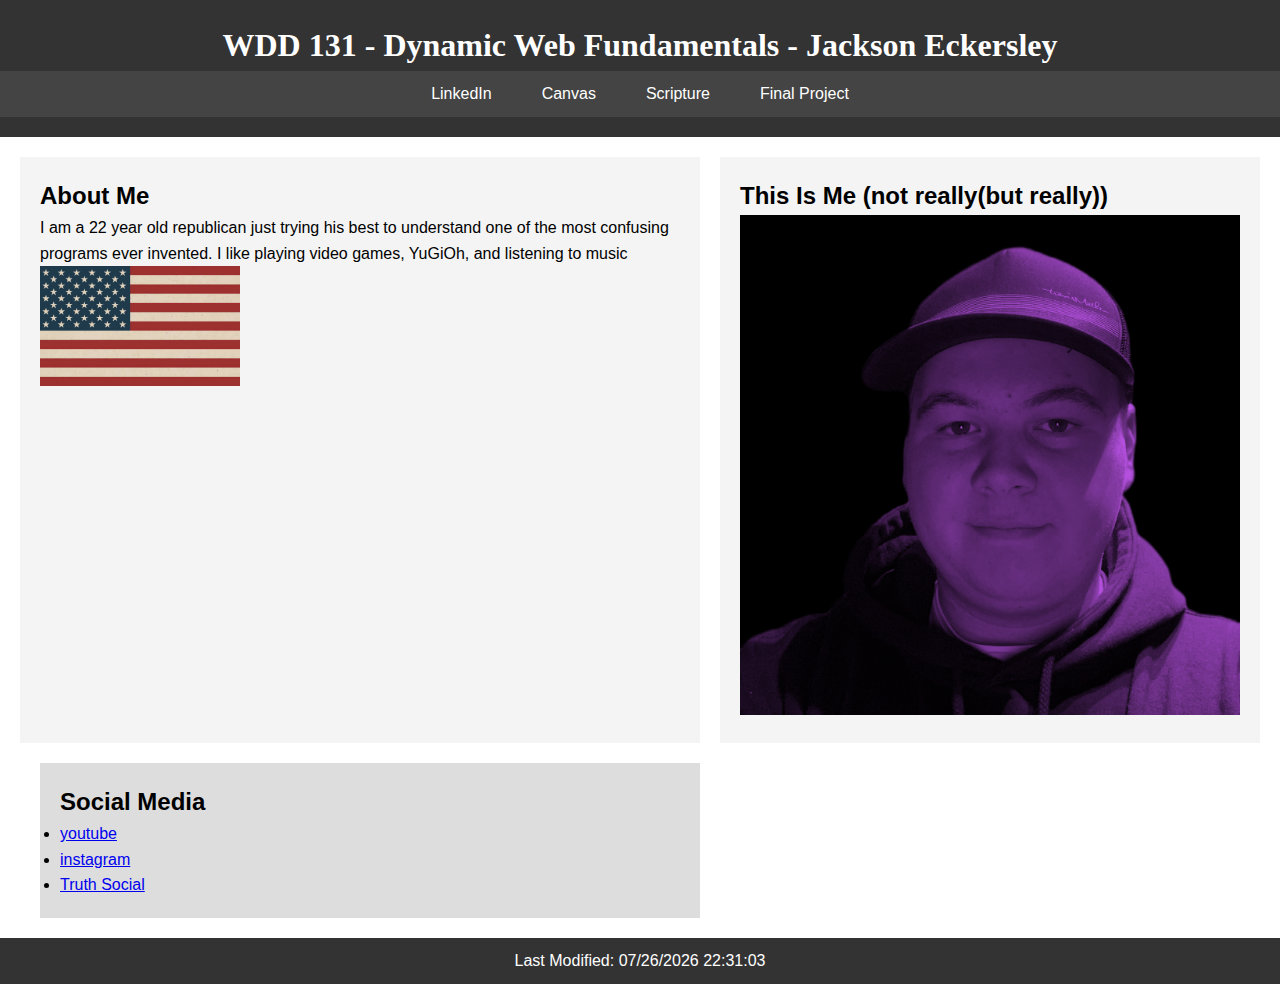
<file: index.html>
<!doctype html>
<html lang="en">
<head>
    <meta charset="UTF-8">
    <meta name="viewport" content="width=device-width, initial-scale=1.0">
    <meta name="title" content="WDD 131 - Dynamic Web Fundamentals - Jackson Eckersley">
    <meta name="author" content="Jackson Eckersley">
    <meta name="description" content="Week 1 Assignment for WDD 131 - Dynamic Web Fundamentals">
    <title>WDD 131 - Dynamic Web Fundamentals - Jackson Eckersley</title>
    <link rel="stylesheet" href="styles/base.css">
</head>
<body>
    <header>
        <h1>WDD 131 - Dynamic Web Fundamentals - Jackson Eckersley</h1>
        <nav>
            <ul>
                <li><a href="https://www.linkedin.com/in/jj-frenzy-770b29284/">LinkedIn</a></li>
                <li><a href="https://byui.instructure.com/profile">Canvas</Canvas></a></li>
                <li><a href="https://www.churchofjesuschrist.org/study/scriptures
                    ">Scripture</a></li>
                <li><a href="Final_Project">Final Project</a></li>
            </ul>
        </nav>
    </header>

    <main>
        <section class="main-content">
            <h2>About Me</h2>
            <p>I am a 22 year old republican just trying his best to understand one of the most confusing programs ever invented. I like playing video games, YuGiOh, and listening to music</p>
            <p><img src="images/american flag.jpeg" alt="american_flag" width="200"></p>
        </section>
        <section class="main-content">
            <h2>This Is Me (not really(but really))</h2>
            <p><img src="images/IMG_68B6F5EB3A8B-1.jpeg" alt="Custom_Picture" width="500"></p>
        </section>
        <aside>
            <h2>Social Media</h2>
            <li><a href="https://www.youtube.com/channel/UCJPeYvOoUsedhrevRyKwHlA">youtube</a></li>
            <li><a href="https://www.instagram.com/ecktechprinting/">instagram</a></li>
            <li><a href="https://truthsocial.com/@JJFRENZY">Truth Social</a></li>
        </aside>
    </main>
    <footer>
        <span id="currentyear"></span>
        <p>Last Modified: <span id="lastModified"></span></p>
        <script src="scripts/getdates.js"></script>
    </footer>
</body>
</html>
</file>
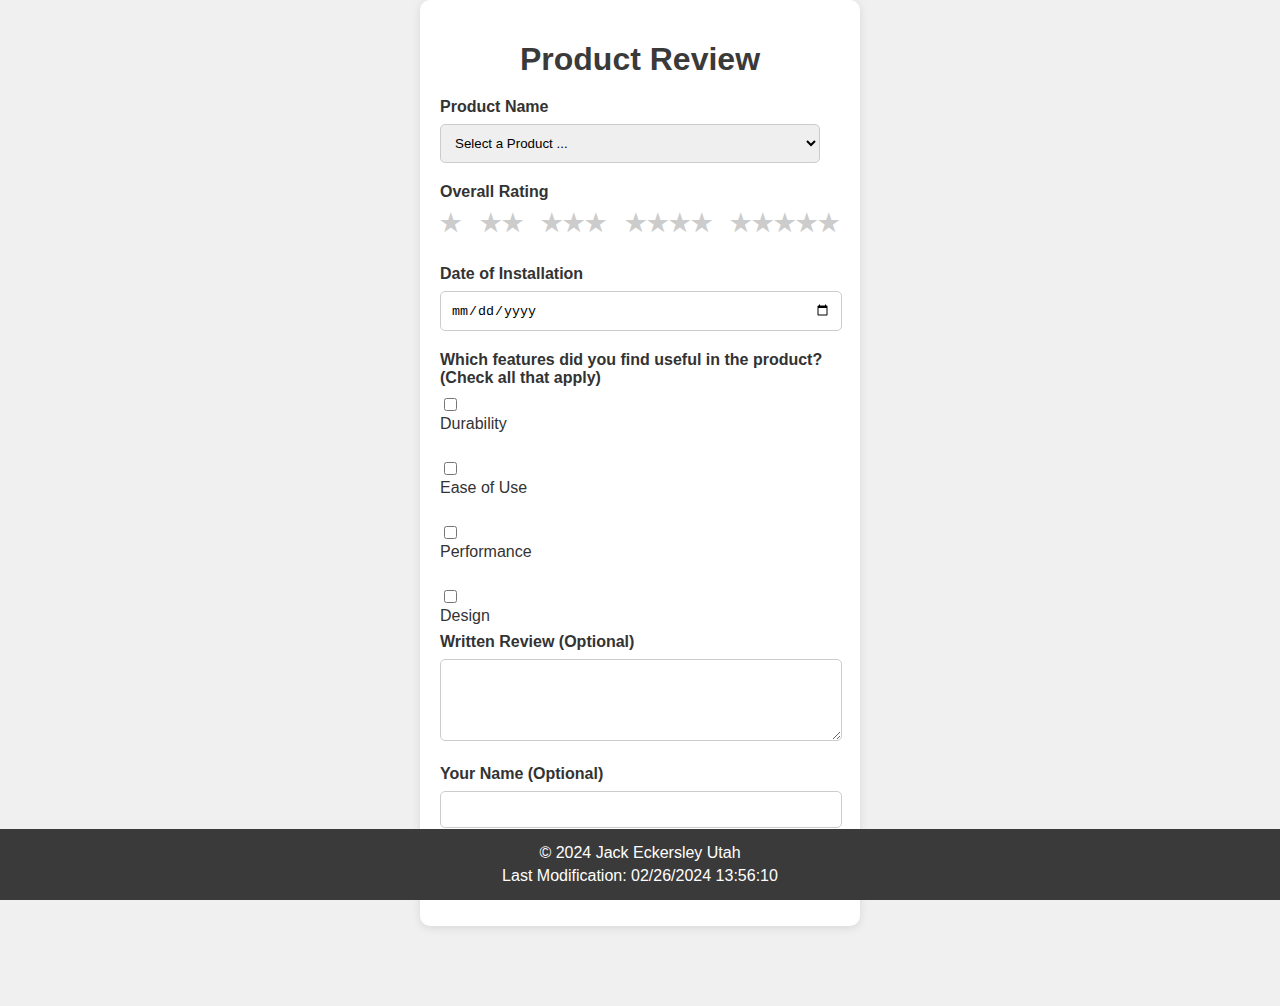
<file: form.html>
<!DOCTYPE html>
<html lang="en">
<head>
    <meta charset="UTF-8">
    <meta name="viewport" content="width=device-width, initial-scale=1.0">
    <title>Product Review - Assignment</title>
    <meta name="description" content="product review">
    <meta name="author" content="Jack Eckersley">
    <link rel="stylesheet" href="form.css">
    <script defer src="form.js"></script>
</head>
<body>
    <div class="container">
        <h1>Product Review</h1>
        <form action="review.html" method="get">
            <label for="product">Product Name</label>
            <select id="product" name="product" required>
                <option value="" disabled selected>Select a Product ...</option>
                <!-- Dynamic options will be inserted here by JavaScript -->
            </select>

            <label>Overall Rating</label>
            <div class="rate">
                <input type="radio" id="star1" name="rate" value="1" required />
                <label for="star1" title="1 star">&#9733;</label>
                <input type="radio" id="star2" name="rate" value="2" />
                <label for="star2" title="2 stars">&#9733;&#9733;</label>
                <input type="radio" id="star3" name="rate" value="3" />
                <label for="star3" title="3 stars">&#9733;&#9733;&#9733;</label>
                <input type="radio" id="star4" name="rate" value="4" />
                <label for="star4" title="4 stars">&#9733;&#9733;&#9733;&#9733;</label>
                <input type="radio" id="star5" name="rate" value="5" />
                <label for="star5" title="5 stars">&#9733;&#9733;&#9733;&#9733;&#9733;</label>
            </div>

            <label for="date">Date of Installation</label>
            <input type="date" id="date" name="date" required>

            <label>Which features did you find useful in the product? (Check all that apply)</label>
            <div class="features">
                <input type="checkbox" id="durability" name="features" value="durability">
                <label for="durability">Durability</label><br>
                <input type="checkbox" id="easeOfUse" name="features" value="easeOfUse">
                <label for="easeOfUse">Ease of Use</label><br>
                <input type="checkbox" id="performance" name="features" value="performance">
                <label for="performance">Performance</label><br>
                <input type="checkbox" id="design" name="features" value="design">
                <label for="design">Design</label>
            </div>

            <label for="review">Written Review (Optional)</label>
            <textarea id="review" name="review" rows="4"></textarea>

            <label for="name">Your Name (Optional)</label>
            <input type="text" id="name" name="name">

            <input type="submit" value="Post Review">
        </form>
    </div>
    <footer>
        <p>&copy; 2024 Jack Eckersley Utah</p>
        <p>Last Modification: 02/26/2024 13:56:10</p>
    </footer>
</body>
</html>
</file>
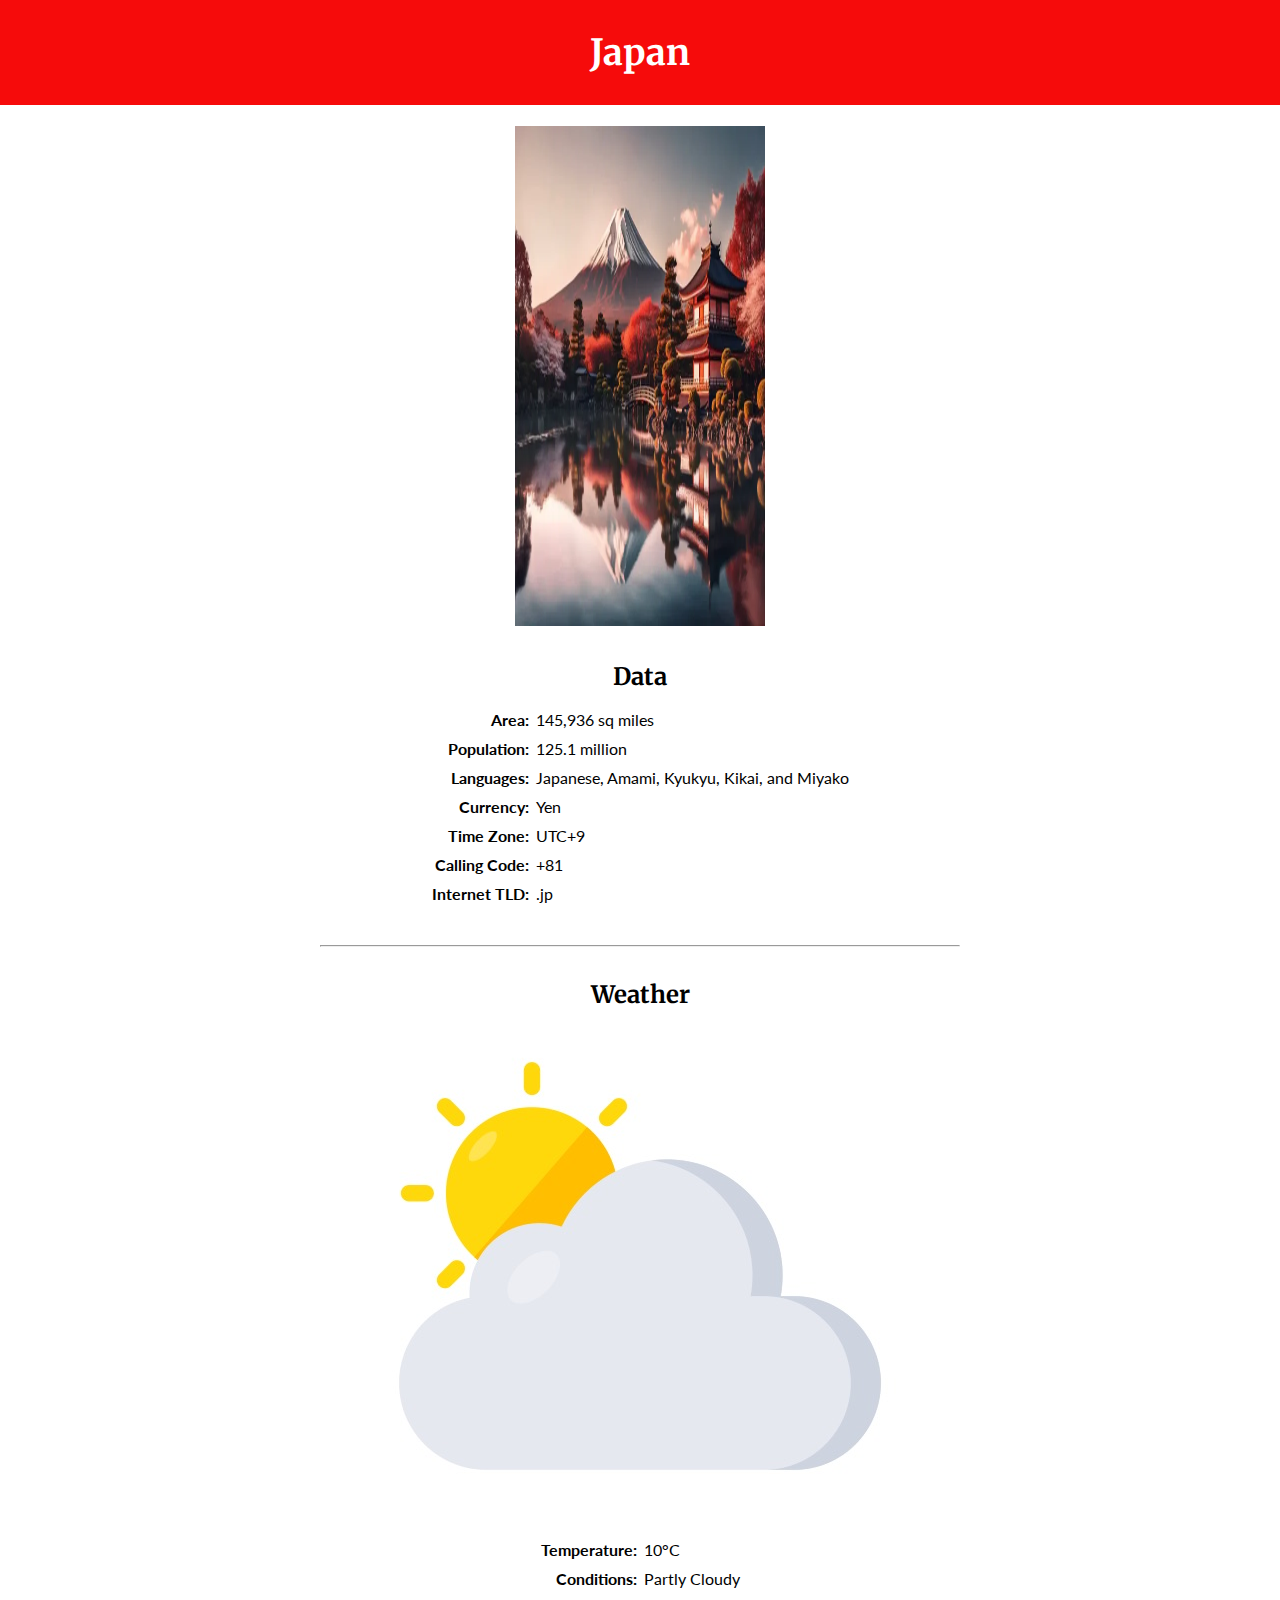
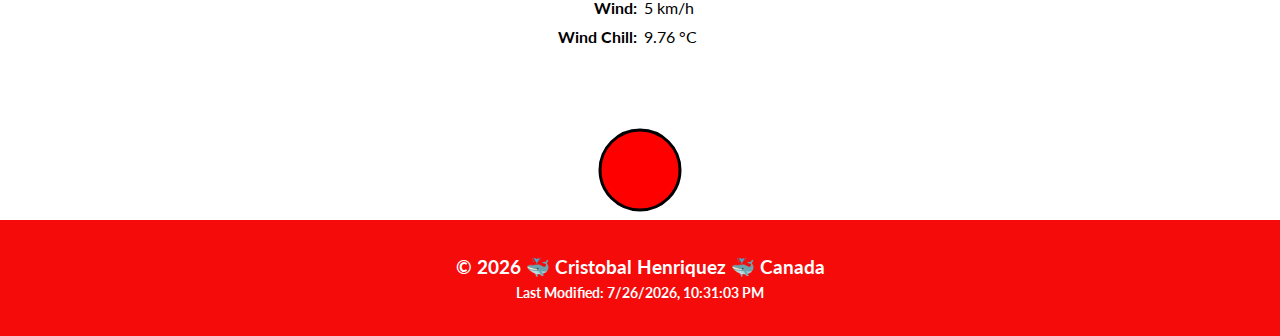
<file: place.html>
<!DOCTYPE html>
<html lang="en">
<head>
    <meta charset="UTF-8">
    <meta name="viewport" content="width=device-width, initial-scale=1.0">
    <title>Week03 Assignment Country</title>
    <meta name="description" content="Place Assignment, Japan a place that I would like to visit eventually">
    <meta name="author" content="Jack Eckersley">
    <!--<link rel="stylesheet" href="https://fonts.googleapis.com/css2?family=Lato:wght@400;700&family=Merriweather:wght@400;700&display=swap">-->
    <link rel="preconnect" href="https://fonts.googleapis.com">
    <link rel="preconnect" href="https://fonts.gstatic.com" crossorigin>
    <link href="https://fonts.googleapis.com/css2?family=Lato:ital,wght@0,100;0,300;0,400;0,700;0,900;1,100;1,300;1,400;1,700;1,900&family=Merriweather:ital,wght@0,300;0,400;0,700;0,900;1,300;1,400;1,700;1,900&display=swap" rel="stylesheet">
    <link rel="stylesheet" href="styles/place.css">
</head>
<body>
    <header>
        <h1>Japan</h1>
    </header>
    <main>
        <section class="hero">
            <picture class="hero-image">
                <source srcset="images/Japan_CPU_Width_1.webp" media="(min-width: 1000px)">
                <source srcset="images/Japan_CPU_Width_2.webp" media="(min-width: 500px)">
                <img src="images/Japan_Mobile_Width_1.webp" alt="Japan Images" width="250" height="500">
            </picture>
            <div class="medium-container">
                <article id="data-container" class="table-container">
                    <div class="data-title">
                        <h2>Data</h2>
                    </div>
                    <table>
                        <tr>
                            <td><strong>Area:</strong></td>
                            <td>145,936 sq miles</td>
                        </tr>
                        <tr>
                            <td><strong>Population:</strong></td>
                            <td>125.1 million</td>
                        </tr>
                        <tr>
                            <td><strong>Languages:</strong></td>
                            <td>Japanese, Amami, Kyukyu, Kikai, and Miyako</td>
                        </tr>
                        <tr>
                            <td><strong>Currency:</strong></td>
                            <td>Yen</td>
                        </tr>
                        <tr>
                            <td><strong>Time Zone:</strong></td>
                            <td>UTC+9</td>
                        </tr>
                        <tr>
                            <td><strong>Calling Code:</strong></td>
                            <td>+81</td>
                        </tr>
                        <tr>
                            <td><strong>Internet TLD:</strong></td>
                            <td>.jp</td>
                        </tr>
                    </table>
                </article>
                <hr>
                <article id="weather-container" class="table-container">
                    <div class="weather-title">
                        <h2>Weather</h2>
                        <img id="weather-icon" src="images/Partly_Cloudy.jpeg" alt="weather icon">
                    </div>
                    <table>
                        <tr>
                            <td><strong>Temperature:</strong></td>
                            <td id="temperature">10°C</td>
                        </tr>
                        <tr>
                            <td><strong>Conditions:</strong></td>
                            <td>Partly Cloudy</td>
                        </tr>
                        <tr>
                            <td><strong>Wind:</strong></td>
                            <td id="windSpeed">5 km/h</td>
                        </tr>
                        <tr>
                            <td><strong>Wind Chill:</strong></td>
                            <td id="windChill"></td>
                        </tr>
                    </table>
                </article>
            </div>
        </section>
        <section class="svg-section">
            <svg width="100" height="100" viewBox="0 0 100 100" xmlns="http://www.w3.org/2000/svg">
                <circle cx="50" cy="50" r="40" stroke="black" stroke-width="3" fill="red" />
            </svg>
        </section>
    </main>
    <footer>
        <p id="year"></p>
        <p id="lastModifiedDate"></p>
    </footer>
    <script src="scripts/place.js" defer></script>
</body>
</html>
</file>
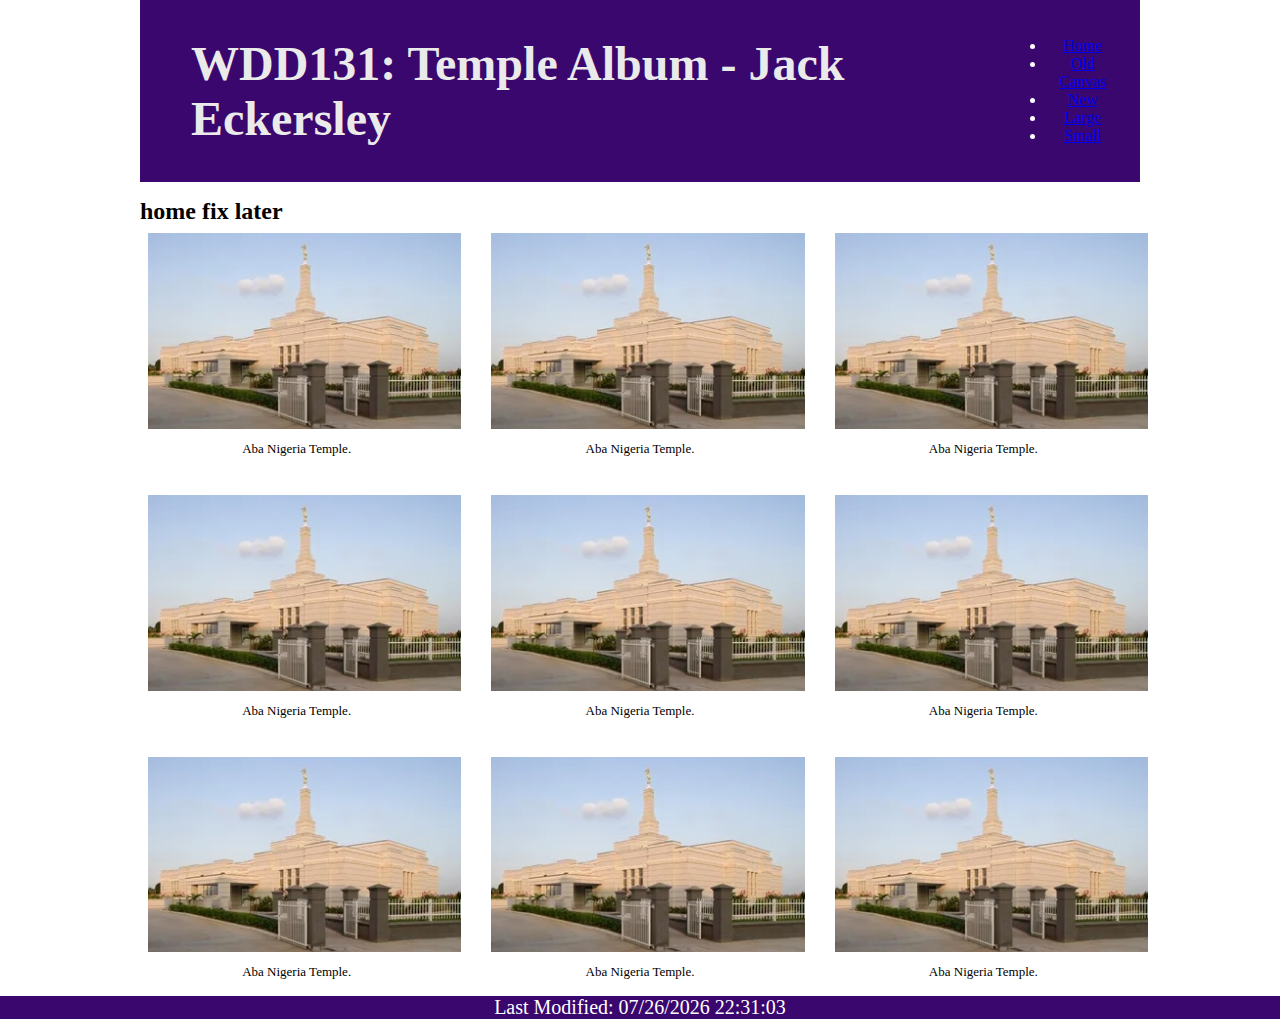
<file: temples.html>
<!DOCTYPE html>
<html lang="en">
<head>
    <meta charset="UTF-8">
    <meta name="viewport" content="width=device-width, initial-scale=1.0">
    <meta name="title" content="WDD 131 - Dynamic Web Fundamentals - Jackson Eckersley">
    <meta name="author" content="Jackson Eckersley">
    <meta name="description" content="Week 2 Assignment for WDD 131 - Dynamic Web Fundamentals">
    <title>WDD131: Temples Album - Jack Eckersley</title>
    <link rel="stylesheet" href="styles/temples.css">
    <link rel="stylesheet" href="styles/temples-large.css">
</head>
<body>
    <header>
        <h1>WDD131: Temple Album - Jack Eckersley</h1>
        <nav>
            <ul>
                <li><a href="https://www.linkedin.com/in/jj-frenzy-770b29284/">Home</a></li>
                <li><a href="https://byui.instructure.com/profile">Old Canvas</a></li>
                <li><a href="https://www.churchofjesuschrist.org/study/scriptures">New</a></li>
                <li><a href="#Final_Project">Large</a></li>
                <li><a href="#Final_Project">Small</a></li>
            </ul>
        </nav>
    </header>
    <main>
        <h2>home fix later</h2>
        <div class="container">
            <figure>
                <img src="images/aba_nigeria_temple_lds.jpeg" alt="Aba Nigeria Temple">
                <figcaption>Aba Nigeria Temple.</figcaption>
            </figure>
            <figure>
                <img src="images/aba_nigeria_temple_lds.jpeg" alt="Aba Nigeria Temple">
                <figcaption>Aba Nigeria Temple.</figcaption>
            </figure>
            <figure>
                <img src="images/aba_nigeria_temple_lds.jpeg" alt="Aba Nigeria Temple">
                <figcaption>Aba Nigeria Temple.</figcaption>
            </figure>
            <figure>
                <img src="images/aba_nigeria_temple_lds.jpeg" alt="Aba Nigeria Temple">
                <figcaption>Aba Nigeria Temple.</figcaption>
            </figure>
            <figure>
                <img src="images/aba_nigeria_temple_lds.jpeg" alt="Aba Nigeria Temple">
                <figcaption>Aba Nigeria Temple.</figcaption>
            </figure>
            <figure>
                <img src="images/aba_nigeria_temple_lds.jpeg" alt="Aba Nigeria Temple">
                <figcaption>Aba Nigeria Temple.</figcaption>
            </figure>
            <figure>
                <img src="images/aba_nigeria_temple_lds.jpeg" alt="Aba Nigeria Temple">
                <figcaption>Aba Nigeria Temple.</figcaption>
            </figure>
            <figure>
                <img src="images/aba_nigeria_temple_lds.jpeg" alt="Aba Nigeria Temple">
                <figcaption>Aba Nigeria Temple.</figcaption>
            </figure>
            <figure>
                <img src="images/aba_nigeria_temple_lds.jpeg" alt="Aba Nigeria Temple">
                <figcaption>Aba Nigeria Temple.</figcaption>
            </figure>
            <!-- Repeat the figure elements as needed -->
        </div>
    </main>
    <footer>
        <span id="currentyear"></span>
        <p>Last Modified: <span id="lastModified"></span></p>
        <script src="scripts/temples.js" defer></script>
    </footer>
</body>
</html>
</file>
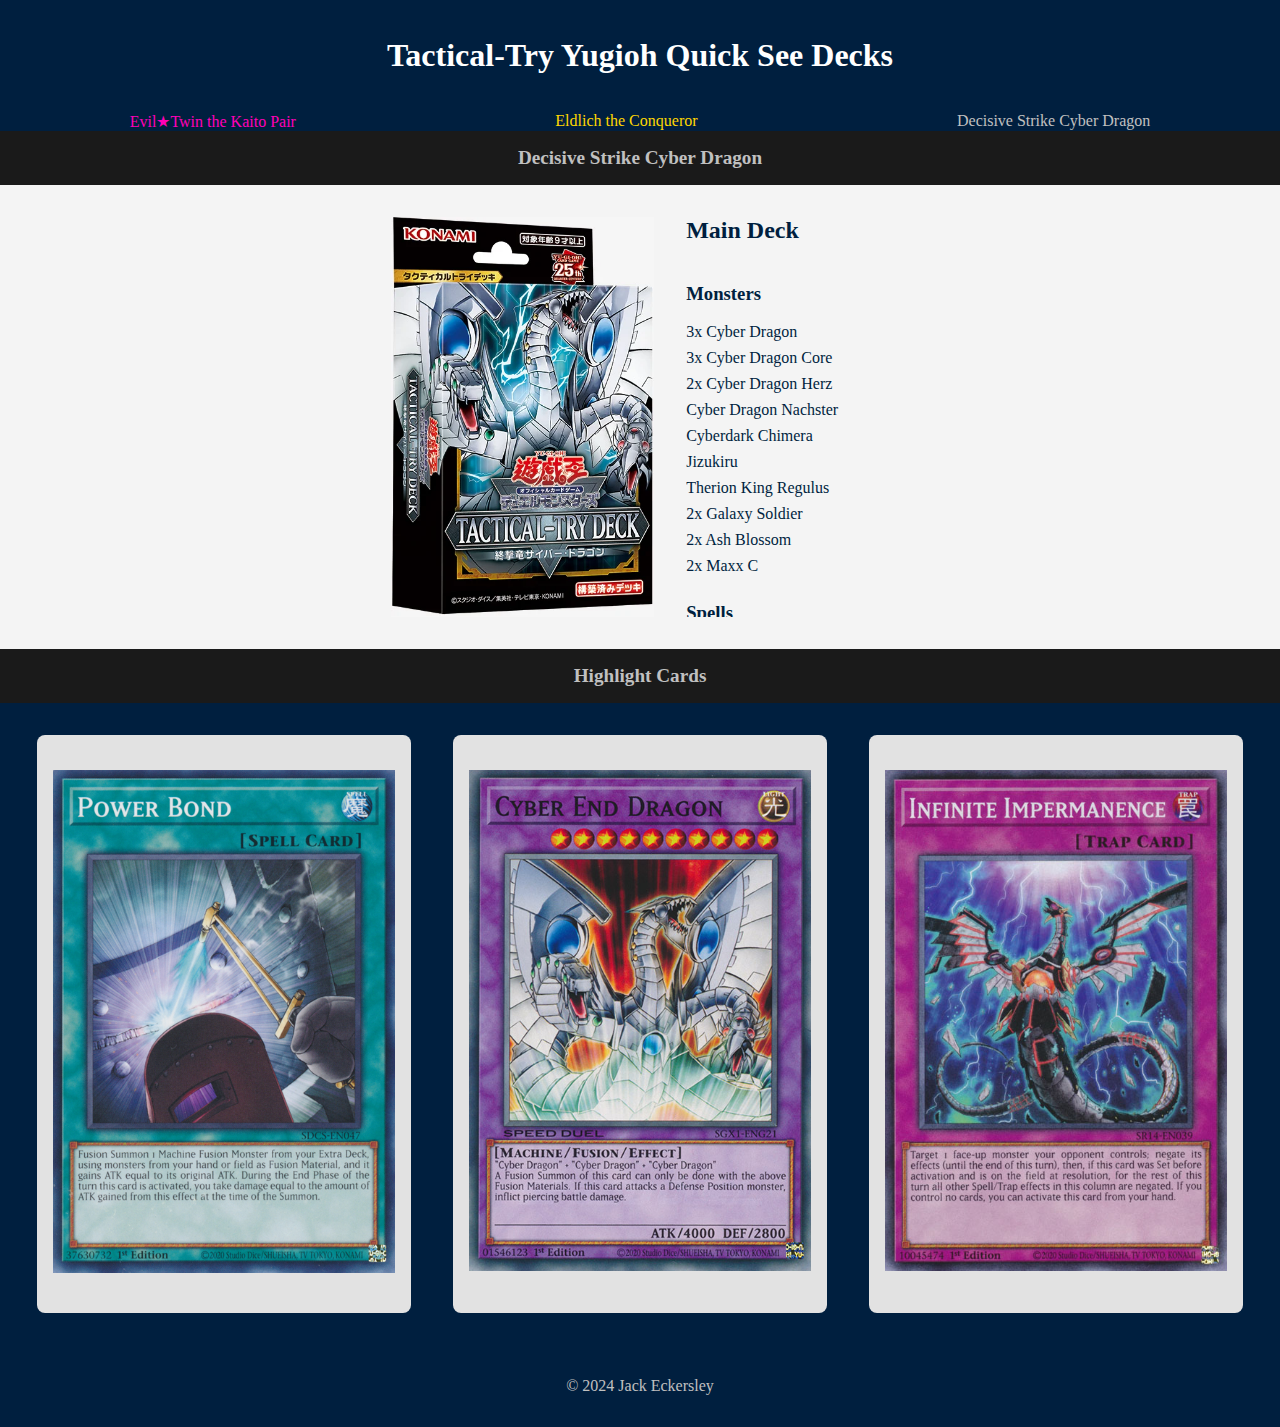
<file: project/siteplan_Cyber_Dragons.html>
<!--
1. Site Name: Tactical-Try Yugioh Quick See Decks
    URL: yugiohtacticaltrydecks.com
2. Site Purpose: To give decklists and other suggestions on the Tactical-Try Decks.
3. Scenario 1: What are the cards in each deck? Scenario 2: What are the deck's best cards?
4. Color Scheme: Mainly Navy Blue with Pink gold and silver accents depending on the deck selected.
5. Typography: Matrix Regular Small Caps, Matrix Book
6. Wireframe: desktop: https://wireframe.cc/AuvPIU mobile: https://wireframe.cc/HICeKA
-->
<!DOCTYPE html>
<html lang="en">
<head>
    <meta charset="UTF-8">
    <meta name="viewport" content="width=device-width, initial-scale=1.0">
    <meta name="description" content="Tactical-Try Yugioh Decks: Decklists and suggestions for Tactical-Try Decks.">
    <meta name="author" content="Jack Eckersley">
    <title>Tactical-Try Structure Decks</title>
    <link rel="stylesheet" href="css/siteplan_CD.css">
</head>
<body>
    <header>
        <h1>Tactical-Try Yugioh Quick See Decks</h1>
    </header>
    <nav>
        <ul>
            <li><a href="siteplan_Kaito_Pair.html">Evil★Twin the Kaito Pair</a></li>
            <li><a href="siteplan_Eldlich_Conqueror.html" class="gold">Eldlich the Conqueror</a></li>
            <li><a href="siteplan_Cyber_Dragons.html" class="silver">Decisive Strike Cyber Dragon</a></li>
        </ul>
    </nav>
    <aside>
        <h2>Decisive Strike Cyber Dragon</h2>
    </aside>
    <main>
        <section id="hero">
            <div class="hero-content">
                <img src="images/TTD_CD_DB.png" alt="Cyber Dragon Deck Box">
                <div class="deck-info">
                    <h2>Main Deck</h2>
                    <h3>Monsters</h3>
                    <ul>
                        <li>3x Cyber Dragon</li>
                        <li>3x Cyber Dragon Core</li>
                        <li>2x Cyber Dragon Herz</li>
                        <li>Cyber Dragon Nachster</li>
                        <li>Cyberdark Chimera</li>
                        <li>Jizukiru</li>
                        <li>Therion King Regulus</li>
                        <li>2x Galaxy Soldier</li>
                        <li>2x Ash Blossom</li>
                        <li>2x Maxx C</li>
                    </ul>
                    <h3>Spells</h3>
                    <ul>
                        <li>2x Power Bond</li>
                        <li>3x Cyber Emergency</li>
                        <li>Cyber Repair Plant</li>
                        <li>Cyberdark World</li>
                        <li>Machine Duplication</li>
                        <li>2x Clockwork Night</li>
                        <li>Triple Tactic Talents</li>
                        <li>Triple Tactic Thrust</li>
                        <li>Sales Ban</li>
                        <li>Raigeki</li>
                        <li>Harpie's Feather Duster</li>
                        <li>2x Lightning Storm</li>
                        <li>2x Called by the Grave</li>
                        <li>Forbidden Droplet</li>
                    </ul>
                    <h3>Traps</h3>
                    <ul>
                        <li>Red Reboot</li>
                        <li>Infinite Impermanence</li>
                    </ul>
                    <h3>Extra Deck</h3>
                    <ul>
                        <li>Cyber End Dragon</li>
                        <li>Cyber Twin Dragon</li>
                        <li>Chimeratech Megafleet Dragon</li>
                        <li>Chimeratech Fortress Dragon</li>
                        <li>Chimeratech Rampage Dragon</li>
                        <li>Cyber Dragon Nova</li>
                        <li>Cyber Dragon Infinity</li>
                        <li>Cyber Dragon Sieger</li>
                        <li>Sky Striker Ace - Azalea</li>
                        <li>Salamangreat Almiraj</li>
                    </ul>
                </div>
            </div>
        </section>
        <aside>
            <h2>Highlight Cards</h2>
        </aside>
        <section id="features">
            <div class="feature">
                <h3><img src="images/TTD_CD_Power_Bond.png" alt="Power_Bond"></h3>

            </div>
            <div class="feature">
                <h3><img src="images/TTD_CD_Cyber_End_Dragon.png" alt="Cyber End Dragon"></h3>

            </div>
            <div class="feature">
                <h3><img src="images/TTD_CD_Infinite_Impermanence.png" alt="Infinite Impermanence"></h3>

            </div>
        </section>
    </main>
    <footer>
        <p>&copy; 2024 Jack Eckersley</p>
    </footer>
</body>
</html>
</file>
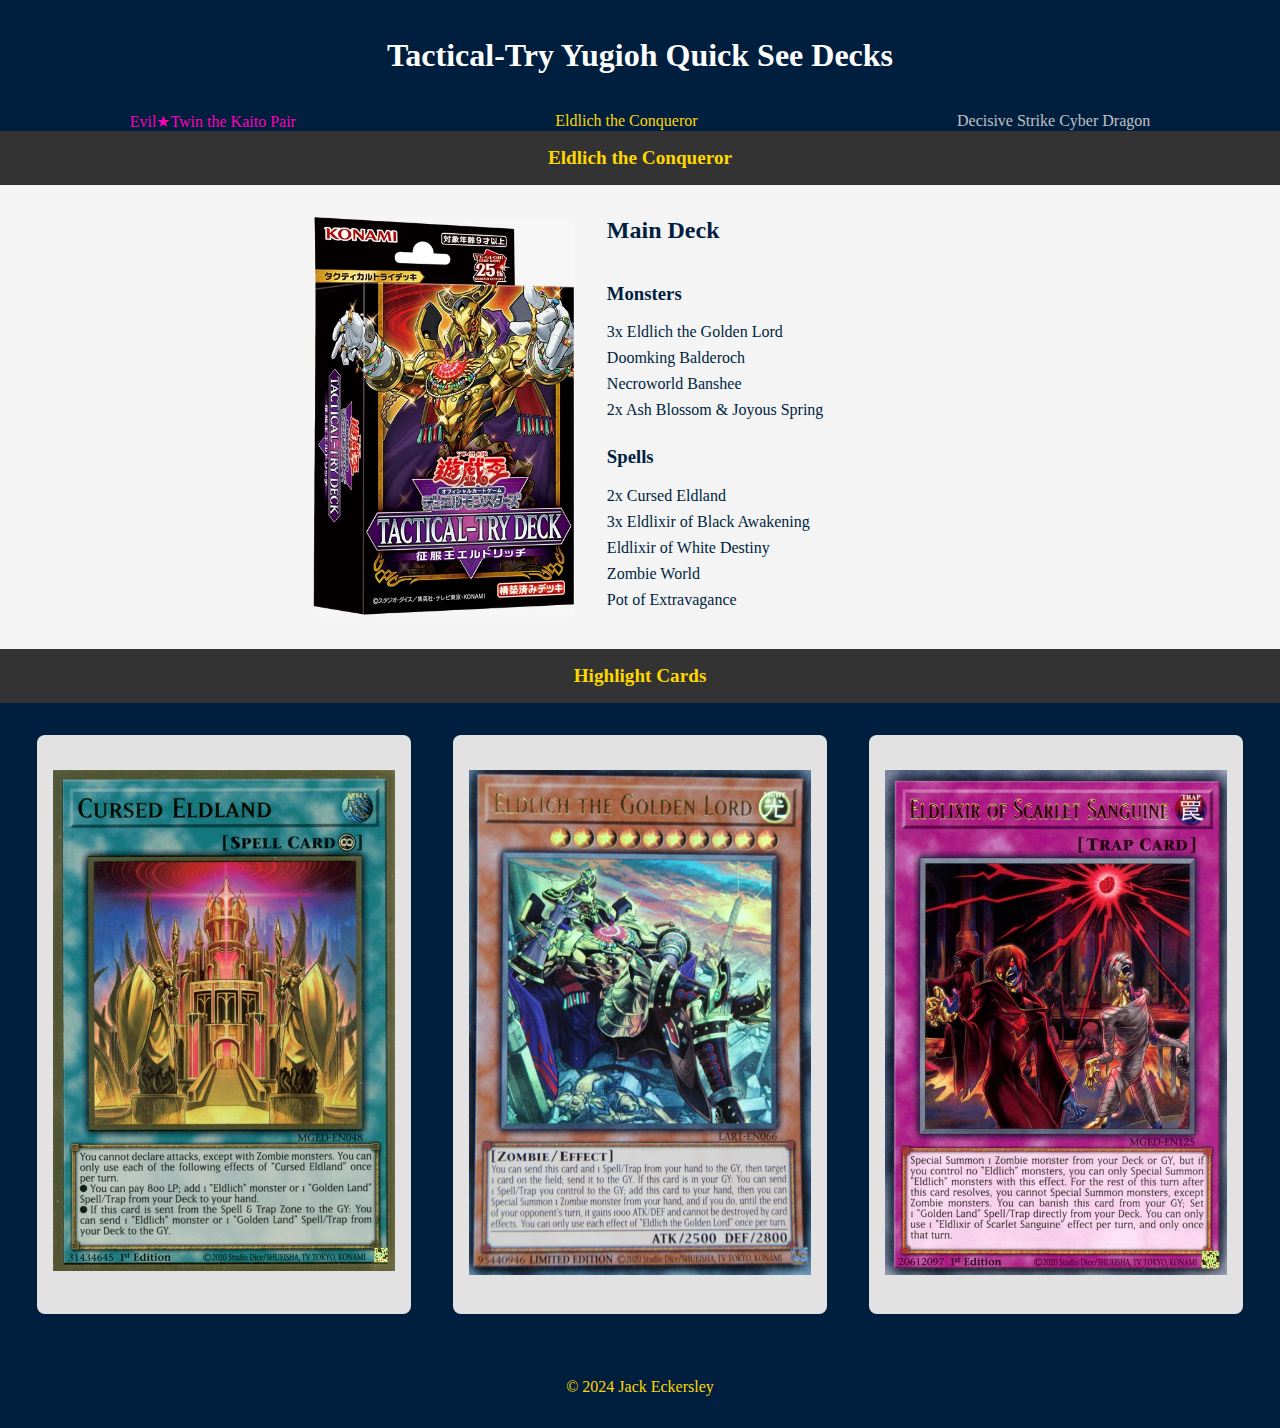
<file: project/siteplan_Eldlich_Conqueror.html>
<!DOCTYPE html>
<html lang="en">
<head>
    <meta charset="UTF-8">
    <meta name="viewport" content="width=device-width, initial-scale=1.0">
    <meta name="description" content="Tactical-Try Yugioh Decks: Decklists and suggestions for Tactical-Try Decks.">
    <meta name="author" content="Jack Eckersley">
    <title>Tactical-Try Structure Decks</title>
    <link rel="stylesheet" href="css/siteplan_EC.css">
</head>
<body>
    <header>
        <h1>Tactical-Try Yugioh Quick See Decks</h1>
    </header>
    <nav>
        <ul>
            <li><a href="siteplan_Kaito_Pair.html">Evil★Twin the Kaito Pair</a></li>
            <li><a href="siteplan_Eldlich_Conqueror.html" class="gold">Eldlich the Conqueror</a></li>
            <li><a href="siteplan_Cyber_Dragons.html" class="silver">Decisive Strike Cyber Dragon</a></li>
        </ul>
    </nav>
    <aside>
        <h2>Eldlich the Conqueror</h2>
    </aside>
    <main>
        <section id="hero">
            <div class="hero-content">
                <img src="images/TTD_EC_DB.png" alt="Eldlich Deck Box">
                <div class="deck-info">
                    <h2>Main Deck</h2>
                    <h3>Monsters</h3>
                    <ul>
                        <li>3x Eldlich the Golden Lord</li>
                        <li>Doomking Balderoch</li>
                        <li>Necroworld Banshee</li>
                        <li>2x Ash Blossom & Joyous Spring</li>
                    </ul>
                    <h3>Spells</h3>
                    <ul>
                        <li>2x Cursed Eldland</li>
                        <li>3x Eldlixir of Black Awakening</li>
                        <li>Eldlixir of White Destiny</li>
                        <li>Zombie World</li>
                        <li>Pot of Extravagance</li>
                        <li>Pot of Prosperity</li>
                        <li>Foolish Burial</li>
                        <li>Foolish Burial Goods</li>
                        <li>Lightning Storm</li>
                        <li>Cosmic Cyclone</li>
                    </ul>
                    <h3>Traps</h3>
                    <ul>
                        <li>3x Eldlixir of Scarlet Sanguine</li>
                        <li>2x Conquistador of the Golden Land</li>
                        <li>2x Huaquero of the Golden Land</li>
                        <li>Golden Land Forever!</li>
                        <li>Solemn Judgment</li>
                        <li>Skill Drain</li>
                        <li>Rivalry of Warlords</li>
                        <li>Gozen Match</li>
                        <li>There Can Be Only One</li>
                        <li>Dogmatika Punishment</li>
                        <li>2x Torrential Tribute</li>
                        <li>2x Infinite Impermanence</li>
                    </ul>
                    <h3>Extra Deck</h3>
                    <ul>
                        <li>Elder Entity N'tss</li>
                        <li>Garura, Wings of Resonant Life</li>
                        <li>Constellar Pleiades</li>
                        <li>Superdreadnought Rail Cannon Gustav Max</li>
                        <li>Number 81: Superdreadnought Rail Cannon Super Dora</li>
                        <li>Superdreadnought Rail Cannon Juggernaut Liebe</li>
                        <li>Divine Arsenal AA-Zeus - Sky Thunder</li>
                        <li>Link Spider</li>
                        <li>Vampire Sucker</li>
                        <li>Knightmare Phoenix</li>
                    </ul>
                </div>
            </div>
        </section>
        <aside>
            <h2>Highlight Cards</h2>
        </aside>
        <section id="features">
            <div class="feature">
                <h3><img src="images/TTD_EC_Cursed_Eldland.png" alt="Cursed Eldland"></h3>

            </div>
            <div class="feature">
                <h3><img src="images/TTD_EC_Eldlich_the_Golden_Lord.png" alt="Eldlich the Golden Lord"></h3>

            </div>
            <div class="feature">
                <h3><img src="images/TTD_EC_Eldlixir_of_Scarlet_Sanguine.png" alt="Eldlixir of Scarlet Sanguine"></h3>

            </div>
        </section>
    </main>
    <footer>
        <p>&copy; 2024 Jack Eckersley</p>
    </footer>
</body>
</html>
</file>
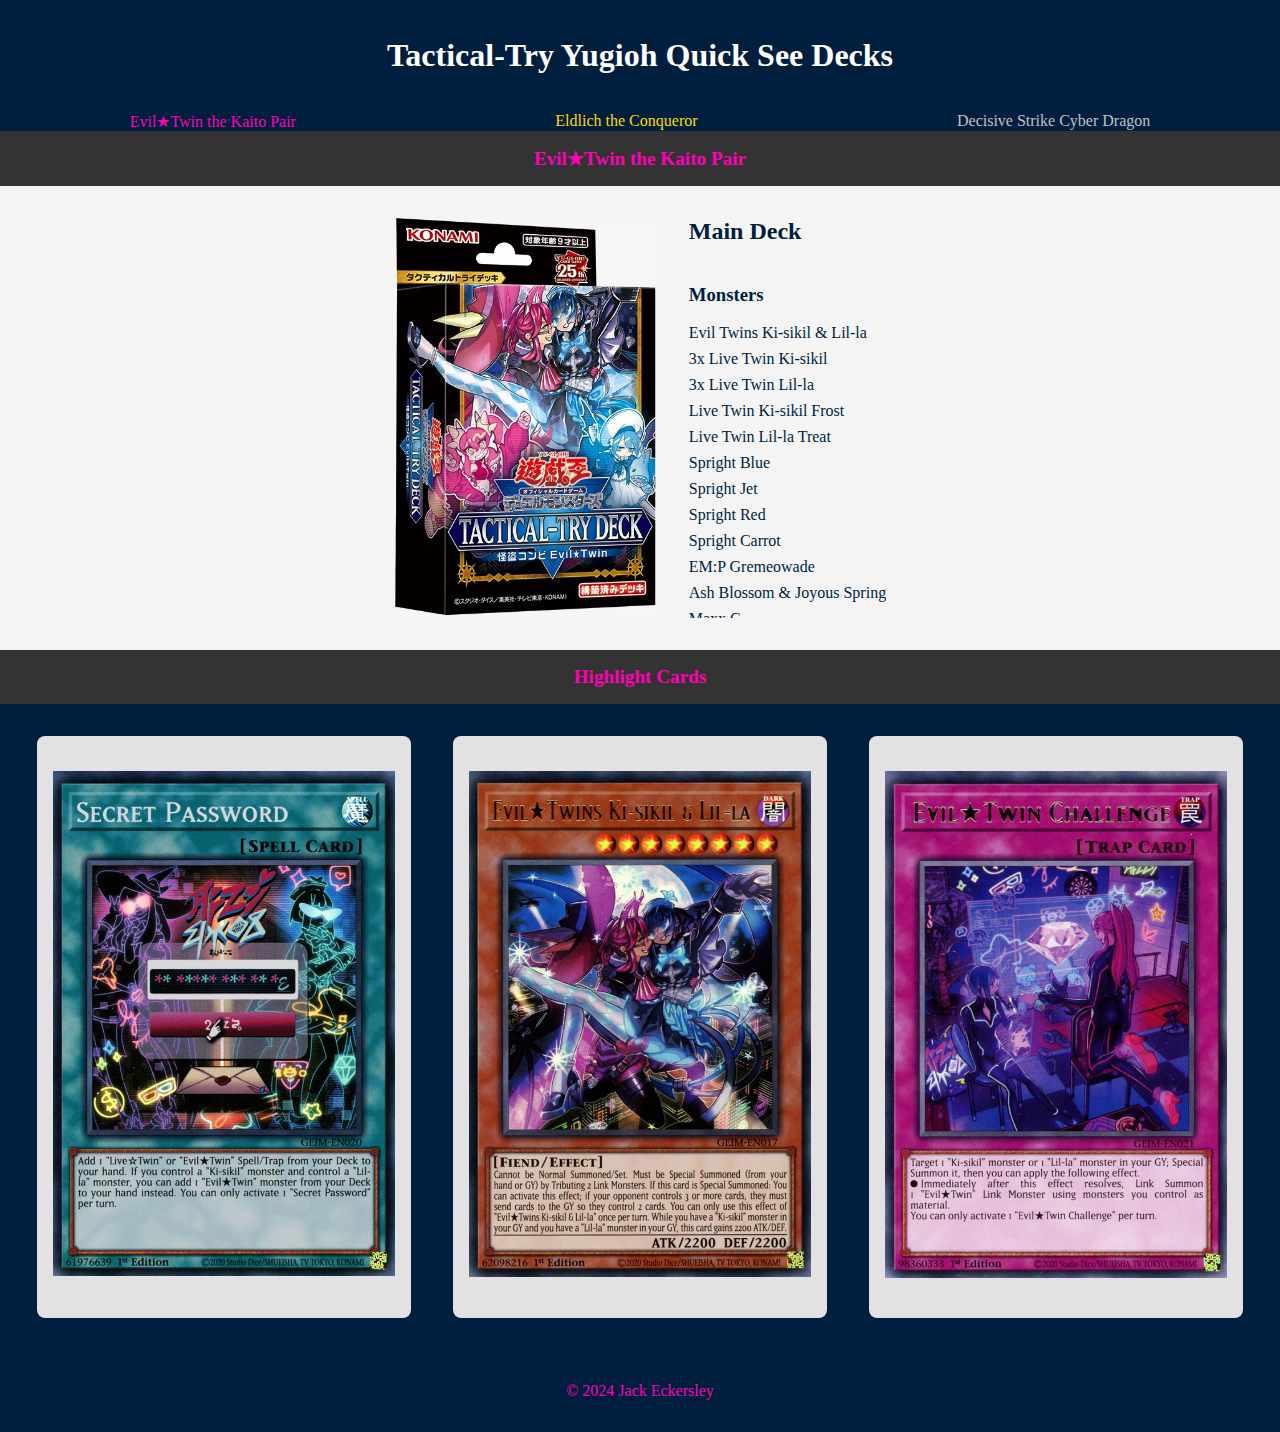
<file: project/siteplan_Kaito_Pair.html>
<!DOCTYPE html>
<html lang="en">
<head>
    <meta charset="UTF-8">
    <meta name="viewport" content="width=device-width, initial-scale=1.0">
    <meta name="description" content="Tactical-Try Yugioh Decks: Decklists and suggestions for Tactical-Try Decks.">
    <meta name="author" content="Jack Eckersley">
    <title>Tactical-Try Structure Decks</title>
    <link rel="stylesheet" href="css/siteplan_KP.css">
</head>
<body>
    <header>
        <h1>Tactical-Try Yugioh Quick See Decks</h1>
    </header>
    <nav>
        <ul>
            <li><a href="siteplan_Kaito_Pair.html">Evil★Twin the Kaito Pair</a></li>
            <li><a href="siteplan_Eldlich_Conqueror.html" class="gold">Eldlich the Conqueror</a></li>
            <li><a href="siteplan_Cyber_Dragons.html" class="silver">Decisive Strike Cyber Dragon</a></li>
        </ul>
    </nav>
    <aside>
        <h2>Evil★Twin the Kaito Pair</h2>
    </aside>
    <main>
        <section id="hero">
            <div class="hero-content">
                <img src="images/TTD_KP_DB.png" alt="Kaito Pair Deck Box">
                <div class="deck-info">
                    <h2>Main Deck</h2>
                    <h3>Monsters</h3>
                    <ul>
                        <li>Evil Twins Ki-sikil & Lil-la</li>
                        <li>3x Live Twin Ki-sikil</li>
                        <li>3x Live Twin Lil-la</li>
                        <li>Live Twin Ki-sikil Frost</li>
                        <li>Live Twin Lil-la Treat</li>
                        <li>Spright Blue</li>
                        <li>Spright Jet</li>
                        <li>Spright Red</li>
                        <li>Spright Carrot</li>
                        <li>EM:P Gremeowade</li>
                        <li>Ash Blossom & Joyous Spring</li>
                        <li>Maxx C</li>
                    </ul>
                    <h3>Spells</h3>
                    <ul>
                        <li>Secret Password</li>
                        <li>Live Twin Entrance</li>
                        <li>3x Live Twin Sunny's Snitch</li>
                        <li>Spright Starter</li>
                        <li>Spright Smasher</li>
                        <li>Spright Gamma Burst</li>
                        <li>Harpie's Feather Duster</li>
                        <li>Cosmic Cyclone</li>
                        <li>2x Called by the Grave</li>
                        <li>Crossout Designator</li>
                        <li>Forbidden Droplet</li>
                    </ul>
                    <h3>Traps</h3>
                    <ul>
                        <li>Evil Twin Challenge</li>
                        <li>Spright Double Cross</li>
                        <li>2x Infinite Impermanence</li>
                    </ul>
                    <h3>Extra Deck</h3>
                    <ul>
                        <li>2x Evil Twin Ki-sikil</li>
                        <li>2x Evil Twin Lil-la</li>
                        <li>Evil Twin's Trouble Sunny</li>
                        <li>I:P Masquerena</li>
                        <li>Knightmare Unicorn</li>
                        <li>Accesscode Talker</li>
                        <li>Gigantic Spright</li>
                        <li>Sky Calvary Centaurea</li>
                    </ul>
                </div>
            </div>
        </section>
        <aside>
            <h2>Highlight Cards</h2>
        </aside>
        <section id="features">
            <div class="feature">
                <h3><img src="images/TTD_KP_Secret_Password.png" alt="Secret Password"></h3>

            </div>
            <div class="feature">
                <h3><img src="images/TTD_KP_Evil★Twins_Ki-sikil & Lil-la.png" alt="Evil★Twins Ki-sikil & Lil-la"></h3>

            </div>
            <div class="feature">
                <h3><img src="images/TTD_KP_Evil★Twin_Challenge.png" alt="Evil★Twin Challenge"></h3>

            </div>
        </section>
    </main>
    <footer>
        <p>&copy; 2024 Jack Eckersley</p>
    </footer>
</body>
</html>
</file>
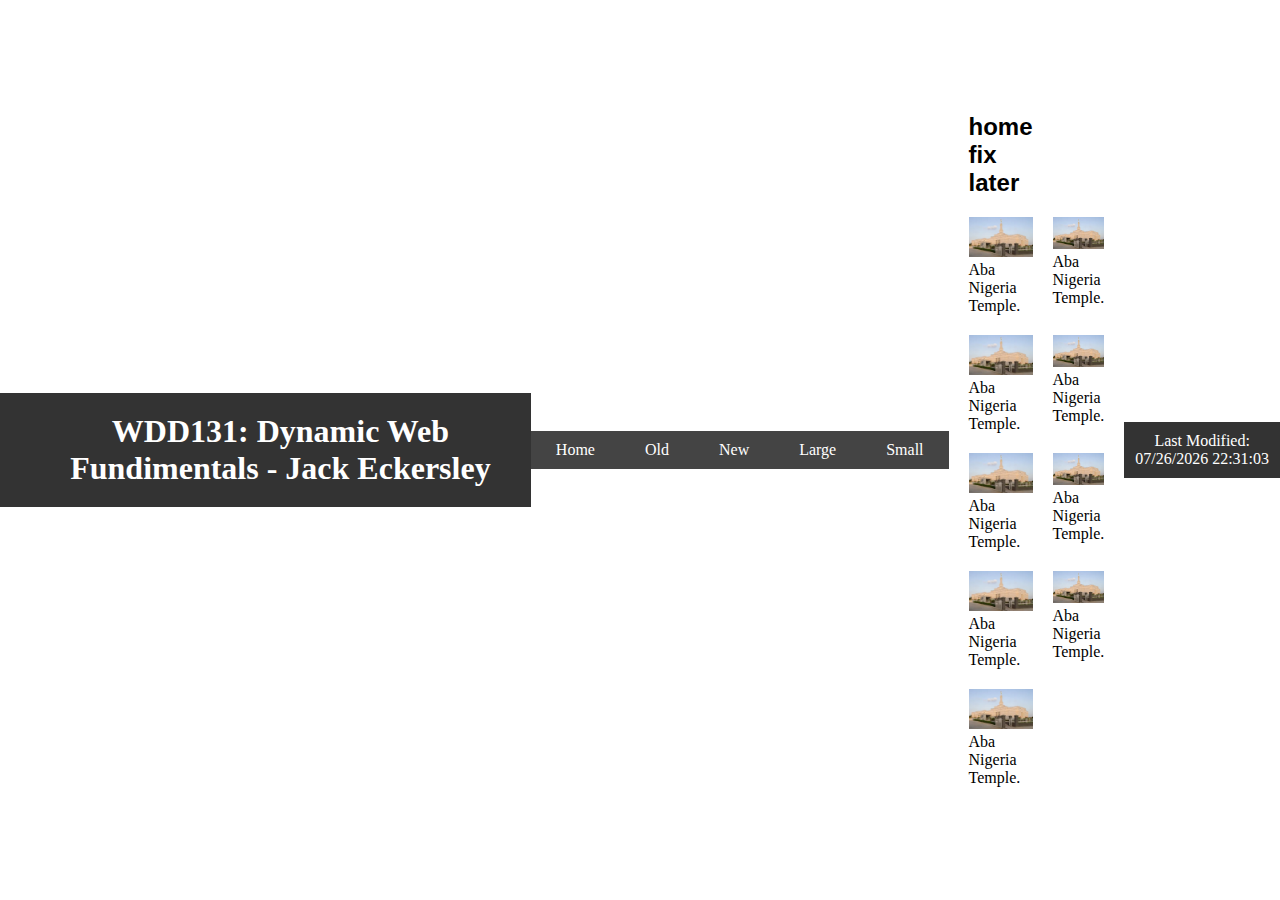
<file: week02/temples.html>
<!DOCTYPE html>
<html lang="en">
<head>
    <meta charset="UTF-8">
    <meta name="viewport" content="width=device-width, initial-scale=1.0">
    <title>WDD131: Temples Album - Jack Eckersley</title>
    <link rel="stylesheet" href="styles/temples.css">
    <link rel="stylesheet" href="styles/temples-large.css">
</head>
<body>
    <header>
        <h1>WDD131: Dynamic Web Fundimentals - Jack Eckersley</h1>
    </header>
    <nav>
        <ul>
            <li><a href="#https://www.linkedin.com/in/jj-frenzy-770b29284/">Home</a></li>
                <li><a href="#https://byui.instructure.com/profile">Old</Canvas></a></li>
                <li><a href="#https://www.churchofjesuschrist.org/study/scriptures">New</a></li>
                <li><a href="#Final_Project">Large</a></li>
                <li><a href="#Final_Project">Small</a></li>
        </ul>
    </nav>
    <main>
        <h2>home fix later</h2>
        <div class="container"></div>
            <figure>
                <img src="aba_nigeria_temple_lds.jpeg" alt="Aba Nigeria Temple" style="width:100%">
                <figcaption>Aba Nigeria Temple.</figcaption>
            </figure>
            <figure>
                <img src="aba_nigeria_temple_lds.jpeg" alt="Aba Nigeria Temple" style="width:100%">
                <figcaption>Aba Nigeria Temple.</figcaption>
            </figure>
            <figure>
                <img src="aba_nigeria_temple_lds.jpeg" alt="Aba Nigeria Temple" style="width:100%">
                <figcaption>Aba Nigeria Temple.</figcaption>
            </figure>
            <figure>
                <img src="aba_nigeria_temple_lds.jpeg" alt="Aba Nigeria Temple" style="width:100%">
                <figcaption>Aba Nigeria Temple.</figcaption>
            </figure>
            <figure>
                <img src="aba_nigeria_temple_lds.jpeg" alt="Aba Nigeria Temple" style="width:100%">
                <figcaption>Aba Nigeria Temple.</figcaption>
            </figure>
            <figure>
                <img src="aba_nigeria_temple_lds.jpeg" alt="Aba Nigeria Temple" style="width:100%">
                <figcaption>Aba Nigeria Temple.</figcaption>
            </figure>
            <figure>
                <img src="aba_nigeria_temple_lds.jpeg" alt="Aba Nigeria Temple" style="width:100%">
                <figcaption>Aba Nigeria Temple.</figcaption>
            </figure>
            <figure>
                <img src="aba_nigeria_temple_lds.jpeg" alt="Aba Nigeria Temple" style="width:100%">
                <figcaption>Aba Nigeria Temple.</figcaption>
            </figure>
            <figure>
                <img src="aba_nigeria_temple_lds.jpeg" alt="Aba Nigeria Temple" style="width:100%">
                <figcaption>Aba Nigeria Temple.</figcaption>
            </figure>
        </div>



    </main>
    <footer>
        <span id="currentyear"></span>
        <p>Last Modified: <span id="lastModified"></span></p>
        <script src="scripts/getdates.js"></script>
    </footer>
</body>
</html>
</file>
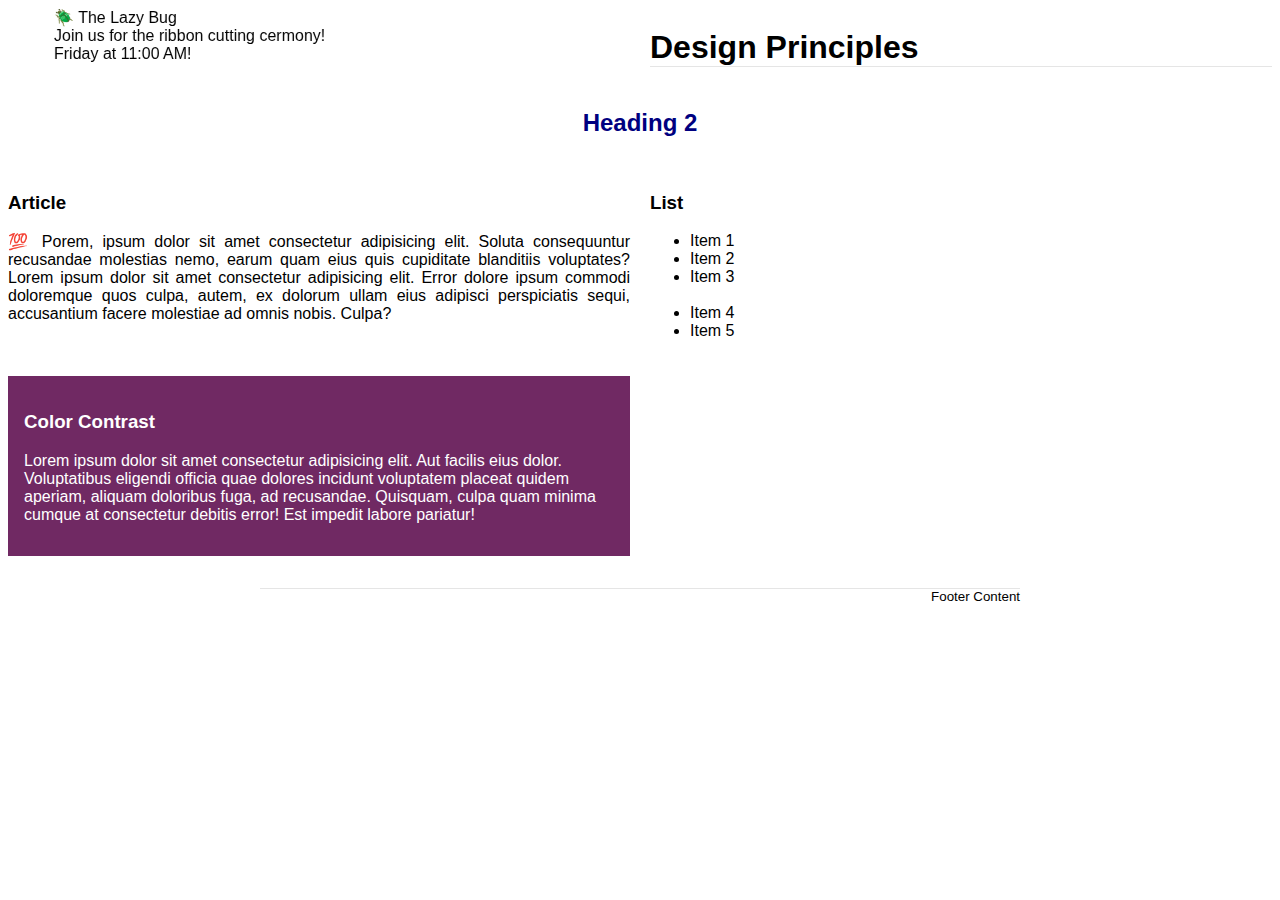
<file: week03/design.html>
<!DOCTYPE html>
<html lang="en">
<head>
    <meta charset="UTF-8">
    <meta name="viewport" content="width=device-width, initial-scale=1.0">
    <meta name="title" content="WDD 131 - Dynamic Web Fundamentals - Jackson Eckersley">
    <meta name="author" content="Jackson Eckersley">
    <meta name="description" content="Week 3 Assignment for WDD 131 - Dynamic Web Fundamentals">
    <title>Page Title</title>
    <link rel="stylesheet" href="styles/design.css">
  <!-- other meta, CSS, and custom tags -->
</head>
 
<body>
    <header>
        <marquee behavior="alternate" direction="right">🪲 The Lazy Bug<br>Join us for the ribbon cutting cermony!<br>Friday at 11:00 AM!</marquee>
        <h1>Design Principles</h1>
    </header>
    <main>
        <h2>Heading 2</h2>
        <section>
            <h3>Article</h3>
            <article>
                <p>💯 Porem, ipsum dolor sit amet consectetur adipisicing elit. Soluta consequuntur recusandae molestias nemo, earum quam eius quis cupiditate blanditiis voluptates? Lorem ipsum dolor sit amet consectetur adipisicing elit. Error dolore ipsum commodi doloremque quos culpa, autem, ex dolorum ullam eius adipisci perspiciatis sequi, accusantium facere molestiae ad omnis nobis. Culpa?</p>
            </article>
        </section>
        <section>
            <h3>List</h3>
            <ul>
                <li>Item 1</li>
                <li>Item 2</li>
                <li>Item 3<br><br></li>
                <li>Item 4</li>
                <li>Item 5</li>
            </ul>
        </section>
        <div class="callout">
            <h3>Color Contrast</h3>
            <p>Lorem ipsum dolor sit amet consectetur adipisicing elit. Aut facilis eius dolor. Voluptatibus eligendi officia quae dolores incidunt voluptatem placeat quidem aperiam, aliquam doloribus fuga, ad recusandae. Quisquam, culpa quam minima cumque at consectetur debitis error! Est impedit labore pariatur!</p>
        </div>
    </main>
    <footer>
        Footer Content
    </footer>
  <!-- load JS here so it doesn't block the rendering of the page -->
</body>
</html>
</file>
<file: form.css>
/* Typography and color scheme */
body {
    font-family: 'Roboto', sans-serif;
    background-color: #f0f0f0;
    color: #333;
    margin: 0;
    padding: 0;
    display: flex;
    flex-direction: column;
    align-items: center;
    min-height: 100vh;
}

/* Container styling */
.container {
    background-color: #fff;
    border-radius: 10px;
    padding: 20px;
    width: 400px;
    box-shadow: 0 2px 10px rgba(0, 0, 0, 0.1);
    margin: auto;
    margin-bottom: 80px;
}

/* Header styling */
h1 {
    text-align: center;
    color: #3a3a3a;
    margin-bottom: 20px;
}

/* Label styling */
label {
    display: block;
    margin-bottom: 8px;
    font-weight: bold;
}

/* Input and select styling */
select, input[type="date"], input[type="text"], textarea {
    width: calc(100% - 20px); /* Adjust width to accommodate padding */
    padding: 10px;
    margin-bottom: 20px;
    border: 1px solid #ccc;
    border-radius: 5px;
}

/* Rating section styling */
.rate {
    display: flex;
    justify-content: space-between;
    margin-bottom: 20px;
    align-items: center; /* Align items vertically */
}
.rate input {
    display: none;
}
.rate label {
    font-size: 1.5em;
    color: #ccc;
    cursor: pointer;
}
.rate input:checked + label {
    color: gold;
}

/* Features section styling */
.features label {
    font-weight: normal;
}
.features input {
    margin-right: 10px;
}

/* Button styling */
button, input[type="submit"] {
    width: calc(100% - 20px); /* Adjust width to accommodate padding */
    padding: 10px;
    background-color: #4CAF50;
    color: white;
    border: none;
    border-radius: 5px;
    cursor: pointer;
    font-size: 16px;
    margin: auto; /* Center the button */
    display: block;
    margin-bottom: 20px; /* Provide space below the button */
}
button:hover, input[type="submit"]:hover {
    background-color: #45a049;
}

/* Footer styling */
footer {
    width: 100%;
    text-align: center;
    background-color: #3a3a3a;
    color: #fff;
    padding: 10px 0;
    position: fixed; /* Keep the footer at the bottom of the viewport */
    bottom: 0;
}

footer p {
    margin: 5px 0;
}
</file>
<file: styles/place.css>
* {
    margin: 0;
    padding: 0;
    box-sizing: border-box;
}

header,
main,
footer {
    margin: 0 auto;
    max-width: 1500px;
}

main,
footer {
    font-family: "Lato", sans-serif;
    font-weight: 400;
}

h2 {
    font-family: "Merriweather", serif;
    font-weight: 700;
}

header {
    display: flex;
    align-items: center;
    justify-content: center;
    background-color: #f60b0b;
    border-bottom: 5px solid #ffffff; /* Changed to a solid line */
    color: #fff;
    padding: 30px;
    font-family: "Merriweather", serif;
    font-weight: 700;
    font-size: large;
}

.svg-section {
    display: flex;
    align-items: center;
    justify-content: center;
    margin-top: 1rem;
}

.hero,
.table-container,
.data-title,
.weather-title {
    display: flex;
    flex-direction: column;
    align-items: center;
    justify-content: center;
    color: #000;
    background-color: rgba(255, 255, 255, 0.7); /* Added background color directly */
    border-radius: 1rem; /* Added border radius directly */
    padding: 1rem 2rem; /* Adjusted padding */
}

.table-container {
    margin-bottom: 1rem; /* Added margin bottom for spacing */
}

table td {
    padding-bottom: .5rem;
    text-align: right; /* Adjusted text alignment */
}

table td:first-child {
    text-align: right;
    padding-right: 5px;
}

table td:last-child {
    text-align: left;
}

footer {
    text-align: center;
    padding: 30px;
    background-color: #f60b0b;
    color: #fff;
    font-size: larger;
    font-weight: 700;
}

footer p {
    margin: 5px 0;
}

#lastModifiedDate {
    font-size: 14px; /* Adjusted font size */
}
</file>
<file: styles/temples-large.css>
@media (min-width: 640px) {
    header {
        display: flex;
        align-items: center;
        justify-content: space-around;
        color: #ffffff;
    }

    h1 {
        margin-left: 30px; /* Adjusted margin for h1 */
    }
    
    #menu {
        display: none; /* Hide the menu button at larger screens */
    }

    .navigation {
        justify-content: flex-end; /* Align navigation links to the right */
        flex-direction: row; /* Display navigation links horizontally */
    }

    .navigation a {
        display: block; /* Display navigation links as block elements */
        flex: 1 1 100%; /* Make navigation links fill the available space evenly */
    }
}
</file>
<file: project/css/siteplan_CD.css>
/* Importing custom fonts */
/* DO NOT CHANGE LINES 3-27!!!*/
@font-face {
    font-family: 'Matrix Regular Small Caps';
    src: url('https://wisabo.com/item/3705/matrix-regular-small-caps/');
}

*{
    font-family: Matrix Regular Small Caps;
}
@font-face {
    font-family: 'Matrix Book';
    src: url('https://wisabo.com/item/3696/matrix-book/');
}

*{
    font-family: Matrix Book;
}

body {
    font-family: 'Matrix Book', Arial, sans-serif;
    margin: 0;
    padding: 0;
    box-sizing: border-box;
    background-color: #001f3f; /* Navy Blue */
    color: #fff;
}

header {
    background-color: #001f3f;
    padding: 1em;
    text-align: center;
}

nav ul {
    list-style: none;
    padding: 0;
    margin: 0;
    display: flex;
    justify-content: space-around;
    background-color: #001f3f;
}

nav ul li {
    margin: 0 1em;
}

nav ul li a {
    color: #ff00b7;
    text-decoration: none;
}

nav ul li a.gold {
    color: #FFD700; /* Gold */
}

nav ul li a.silver {
    color: #C0C0C0; /* Silver */
}

aside {
    background-color: #1a1a1a; /* Darker shade of grey */
    padding: 1em;
    color: #C0C0C0; /* Silver text */
    text-align: left;
    width: 100%;
    display: flex;
    align-items: center;
    justify-content: center;
    box-sizing: border-box;
    overflow-x: auto; /* Allow horizontal scroll if needed */
}

aside h2 {
    margin: 0;
    font-size: 1.2em; /* Adjust font size as needed */
    text-align: center;
}

#hero {
    background-color: #f4f4f4;
    padding: 2em 1em;
    text-align: center;
    color: #001f3f;
}

.hero-content {
    display: flex;
    align-items: flex-start; /* Align items to the top */
    justify-content: center;
    gap: 2em;
}

.hero-content img {
    max-height: 400px; /* Limit the height of the image */
    width: auto;
}

.deck-info {
    max-width: 50%;
    text-align: left;
    display: flex;
    flex-direction: column;
    justify-content: space-between; /* Distribute space within the container */
    height: 400px; /* Match the image height */
    overflow-y: auto; /* Add scrollbar if content overflows */
}

.deck-info h2 {
    margin-top: 0;
}

.deck-info h3 {
    margin-top: 1em;
}

.deck-info ul {
    list-style: none;
    padding: 0;
    margin: 0;
}

.deck-info ul li {
    margin-bottom: 0.5em;
}

#features {
    display: flex;
    justify-content: space-around;
    padding: 2em 1em;
    flex-wrap: wrap;
}

.feature {
    width: 30%;
    background-color: #e2e2e2;
    padding: 1em;
    border-radius: 8px;
    text-align: center;
    color: #001f3f;
    box-sizing: border-box;
}

.feature img {
    max-width: 100%;
    height: auto;
}

footer {
    background-color: #001f3f;
    color: #C0C0C0; /* Silver text */
    text-align: center;
    padding: 1em 0;
}

/* Media Query for responsive layout */
@media (max-width: 768px) {
    nav ul {
        flex-direction: column;
        align-items: center;
    }

    nav ul li {
        margin: 0.5em 0;
    }

    #features {
        flex-direction: column;
        align-items: center;
    }

    .feature {
        width: 80%;
        margin-bottom: 1em;
    }

    #hero {
        padding: 1em 0.5em;
    }

    .hero-content {
        flex-direction: column;
        align-items: center;
    }

    .hero-content img, .deck-info {
        max-width: 90%;
    }

    aside {
        padding: 1em;
        text-align: center;
    }
}
</file>
<file: project/css/siteplan_EC.css>
/* Importing custom fonts */
@font-face {
    font-family: Matrix Regular Small Caps;
    src: url(https://wisabo.com/item/3705/matrix-regular-small-caps/);
}

* {
    font-family: Matrix Regular Small Caps;
}

@font-face {
    font-family: Matrix Book;
    src: url(https://wisabo.com/item/3696/matrix-book/);
}

* {
    font-family: Matrix Book;
}

body {
    font-family: 'Matrix', Arial, sans-serif;
    margin: 0;
    padding: 0;
    box-sizing: border-box;
    background-color: #001f3f; /* Navy Blue */
    color: #fff;
}

header {
    background-color: #001f3f;
    padding: 1em;
    text-align: center;
}

nav ul {
    list-style: none;
    padding: 0;
    margin: 0;
    display: flex;
    justify-content: space-around;
    background-color: #001f3f;
}

nav ul li {
    margin: 0 1em;
}

nav ul li a {
    color: #ff00b7;
    text-decoration: none;
}

nav ul li a.gold {
    color: #FFD700; /* Gold */
}

nav ul li a.silver {
    color: #C0C0C0; /* Silver */
}

/* Add this block to underline links on hover */
nav ul li a:hover {
    text-decoration: underline;
}

aside {
    background-color: #333;
    padding: 1em;
    color: #FFD700;
    text-align: left;
    width: 100%;
    display: flex;
    align-items: center;
    justify-content: center;
    box-sizing: border-box;
    overflow-x: auto; /* Allow horizontal scroll if needed */
}

aside h2 {
    margin: 0;
    font-size: 1.2em; /* Adjust font size as needed */
    text-align: center;
}

#hero {
    background-color: #f4f4f4;
    padding: 2em 1em;
    text-align: center;
    color: #001f3f;
}

.hero-content {
    display: flex;
    align-items: flex-start; /* Align items to the top */
    justify-content: center;
    gap: 2em;
}

.hero-content img {
    max-height: 400px; /* Limit the height of the image */
    width: auto;
}

.deck-info {
    max-width: 50%;
    text-align: left;
    display: flex;
    flex-direction: column;
    justify-content: space-between; /* Distribute space within the container */
    height: 400px; /* Match the image height */
    overflow-y: auto; /* Add scrollbar if content overflows */
}

.deck-info h2 {
    margin-top: 0;
}

.deck-info h3 {
    margin-top: 1em;
}

.deck-info ul {
    list-style: none;
    padding: 0;
    margin: 0;
}

.deck-info ul li {
    margin-bottom: 0.5em;
}

#features {
    display: flex;
    justify-content: space-around;
    padding: 2em 1em;
    flex-wrap: wrap;
}

.feature {
    width: 30%;
    background-color: #e2e2e2;
    padding: 1em;
    border-radius: 8px;
    text-align: center;
    color: #001f3f;
    box-sizing: border-box;
}

.feature img {
    max-width: 100%;
    height: auto;
}

footer {
    background-color: #001f3f;
    color: #FFD700;
    text-align: center;
    padding: 1em 0;
}

/* Media Query for responsive layout */
@media (max-width: 768px) {
    nav ul {
        flex-direction: column;
        align-items: center;
    }

    nav ul li {
        margin: 0.5em 0;
    }

    #features {
        flex-direction: column;
        align-items: center;
    }

    .feature {
        width: 80%;
        margin-bottom: 1em;
    }

    #hero {
        padding: 1em 0.5em;
    }

    .hero-content {
        flex-direction: column;
        align-items: center;
    }

    .hero-content img, .deck-info {
        max-width: 90%;
    }

    aside {
        padding: 1em;
        text-align: center;
    }
}
</file>
<file: project/css/siteplan_KP.css>
/* Importing custom fonts */
@font-face {
    font-family: Matrix Regular Small Caps;
    src: url(https://wisabo.com/item/3705/matrix-regular-small-caps/);
}

* {
    font-family: Matrix Regular Small Caps;
}

@font-face {
    font-family: Matrix Book;
    src: url(https://wisabo.com/item/3696/matrix-book/);
}

* {
    font-family: Matrix Book;
}

body {
    font-family: 'Matrix', Arial, sans-serif;
    margin: 0;
    padding: 0;
    box-sizing: border-box;
    background-color: #001f3f; /* Navy Blue */
    color: #fff;
}

header {
    background-color: #001f3f;
    padding: 1em;
    text-align: center;
}

nav ul {
    list-style: none;
    padding: 0;
    margin: 0;
    display: flex;
    justify-content: space-around;
    background-color: #001f3f;
}

nav ul li {
    margin: 0 1em;
}

nav ul li a {
    color: #ff00b7;
    text-decoration: none;
}

nav ul li a.gold {
    color: #FFD700; /* Gold */
}

nav ul li a.silver {
    color: #C0C0C0; /* Silver */
}

/* Add this block to underline links on hover */
nav ul li a:hover {
    text-decoration: underline;
}

aside {
    background-color: #333;
    padding: 1em;
    color: #ff00b7;
    text-align: left;
    width: 100%;
    display: flex;
    align-items: center;
    justify-content: center;
    box-sizing: border-box;
    overflow-x: auto; /* Allow horizontal scroll if needed */
}

aside h2 {
    margin: 0;
    font-size: 1.2em; /* Adjust font size as needed */
    text-align: center;
}

#hero {
    background-color: #f4f4f4;
    padding: 2em 1em;
    text-align: center;
    color: #001f3f;
}

.hero-content {
    display: flex;
    align-items: flex-start; /* Align items to the top */
    justify-content: center;
    gap: 2em;
}

.hero-content img {
    max-height: 400px; /* Limit the height of the image */
    width: auto;
}

.deck-info {
    max-width: 50%;
    text-align: left;
    display: flex;
    flex-direction: column;
    justify-content: space-between; /* Distribute space within the container */
    height: 400px; /* Match the image height */
    overflow-y: auto; /* Add scrollbar if content overflows */
}

.deck-info h2 {
    margin-top: 0;
}

.deck-info h3 {
    margin-top: 1em;
}

.deck-info ul {
    list-style: none;
    padding: 0;
    margin: 0;
}

.deck-info ul li {
    margin-bottom: 0.5em;
}

#features {
    display: flex;
    justify-content: space-around;
    padding: 2em 1em;
    flex-wrap: wrap;
}

.feature {
    width: 30%;
    background-color: #e2e2e2;
    padding: 1em;
    border-radius: 8px;
    text-align: center;
    color: #001f3f;
    box-sizing: border-box;
}

.feature img {
    max-width: 100%;
    height: auto;
}

footer {
    background-color: #001f3f;
    color: #ff00b7;
    text-align: center;
    padding: 1em 0;
}

/* Media Query for responsive layout */
@media (max-width: 768px) {
    nav ul {
        flex-direction: column;
        align-items: center;
    }

    nav ul li {
        margin: 0.5em 0;
    }

    #features {
        flex-direction: column;
        align-items: center;
    }

    .feature {
        width: 80%;
        margin-bottom: 1em;
    }

    #hero {
        padding: 1em 0.5em;
    }

    .hero-content {
        flex-direction: column;
        align-items: center;
    }

    .hero-content img, .deck-info {
        max-width: 90%;
    }

    aside {
        padding: 1em;
        text-align: center;
    }
}
</file>
<file: week02/styles/temples-large.css>
@media (min-width: 640px) {
    header {
        display: flex;
        align-items: center;
        justify-content: space-around;
        color: #ffffff;
    }

    h1 {
        margin-left: 30px; /* Adjusted margin for h1 */
    }
    
    #menu {
        display: none; /* Hide the menu button at larger screens */
    }

    .navigation {
        justify-content: flex-end; /* Align navigation links to the right */
        flex-direction: row; /* Display navigation links horizontally */
    }

    .navigation a {
        display: block; /* Display navigation links as block elements */
        flex: 1 1 100%; /* Make navigation links fill the available space evenly */
    }
}
</file>
<file: week03/styles/design.css>
body {
	font-family: Roboto, helvetica, sans-serif;
}

header,

main {
    display: grid;
    grid-template-columns: 1fr 1fr; /* Two equal columns */
    gap: 20px; /* Gap between grid items */
}

footer {
	max-width: 760px;
	margin: 0 auto;
}

div.banner {
    border: 1px solid #bbb;
    padding: 1rem;
    background-color: rgb(230, 243, 254);
    font-weight: 700;
       word-break: break-word;
      text-align: center;
  }

h1 {
	border-bottom: 1px solid rgba(0, 0, 0, 0.1);
}

main {
	display: grid;
}

h2 {
    color: navy;
    text-align: center;
    margin-bottom: 1rem;
    grid-column: 1 / span 2; /* Span across two columns */
}

article p {
	text-align: justify;
}

.callout {
    color: #fff; /* Changed text color to white for better readability */
    background-color: #702963;
    padding: 1rem; /* Added padding for better spacing */
    margin-bottom: 1rem; /* Added margin-bottom for better spacing */
}

footer {
	margin-top: 1rem;
	border-top: 1px solid rgba(0, 0, 0, 0.1);
	font-size: smaller;
	text-align: right;
}
</file>
<file: styles/base.css>
/* Basic Reset */
* {
    margin: 0;
    padding: 0;
    box-sizing: border-box;
}

/* Body Styling */
body {
    font-family: Arial, sans-serif;
    line-height: 1.6;
    display: flex;
    flex-direction: column;
    min-height: 100vh;
}

/* Header Styling */
header {
    background: #333;
    color: #fff;
    padding: 20px 0;
    text-align: center;
}

/* Navigation Styling */
nav {
    background: #444;
    color: #fff;
    padding: 10px 0;
}

nav ul {
    list-style: none;
    display: flex;
    justify-content: center;
}

nav ul li {
    margin: 0 15px;
}

nav ul li a {
    color: #fff;
    text-decoration: none;
    padding: 5px 10px;
}

nav ul li a:hover {
    background: #555;
    border-radius: 5px;
}

/* Main Content Styling */
main {
    display: grid;
    grid-template-columns: 3fr 1fr;
    gap: 20px;
    padding: 20px;
    flex: 1;
}

.main-content {
    flex: 3;
    padding: 20px;
    background: #f4f4f4;
}

aside {
    flex: 1;
    padding: 20px;
    background: #ddd;
    margin-left: 20px;
}

/* Footer Styling */
footer {
    background: #333;
    color: #fff;
    text-align: center;
    padding: 10px 0;
}

@font-face {
    font-family: Playwright;
    src: url(https://fonts.google.com/specimen/Playwrite+AU+QLD);
}

h1{
    font-family: Playwright;
}

h2{
    font-family: Arial, Helvetica, sans-serif;
}
main {
    max-width: fit-content;
}
</file>
<file: styles/temples.css>
/* Reset and Global Styles */
* {
    margin: 0;
    padding: 0;
    box-sizing: border-box;
}

body {
    font-family: "Marcellus", serif;
    font-weight: 400;
    font-style: normal;
}

/* Header and nav bar */
header {
    background-color: #3a076e;
    display: grid;
    grid-gap: 1rem;
    padding: 20px;
    border: 1px solid #3a076e;
}

header, main {
    margin: 0 auto;
    max-width: 1000px; /* Adjust max-width as needed */
}

h1 {
    font-size: 3rem;
    color: #eaeaea;
}

nav {
    background-color: #3a076e;
    margin: 1rem auto;
    text-align: center; /* Center align nav items */
}

/* Navigation Menu Toggle */
#menu {
    font-size: 3rem;
    border: 0;
    background: none;
    color: #eaeaea;
    position: absolute;
    top: 1rem;
    right: 1rem;
}

#menu::before {
    content: "≡";
}

#menu.open::before {
    content: "X";
}

/* Navigation Links */
.navigation {
    display: flex;
    flex-direction: column;
    list-style: none;
    background-color: #3a076e;
    color: #eaeaea;
    padding: 0;
    margin: 0;
}

.navigation a {
    display: none;
    color: #eaeaea;
    text-decoration: none;
    padding: 1rem;
    transition: 0.3s;
    font-size: 1.25rem; /* Adjust font size */
    font-weight: bold;
}

.navigation a:hover {
    background-color: #ad91ff;
    color: #2b2b2b;
    text-decoration: overline;
}

.open .navigation a {
    display: block;
}

/* Main Content with Gallery */
main {
    margin: 1rem auto;
    max-width: 1000px; /* Adjust max-width as needed */
}

.container {
    display: grid;
    grid-template-columns: repeat(auto-fit, minmax(300px, 1fr));
    grid-gap: 30px;
    place-items: center;
    text-align: center;
}

figure {
    background: none;
}

img {
    width: 100%;
    height: auto;
    margin: 0.5rem;
}

figcaption {
    font-size: small;
}

/* Footer */
footer {
    display: grid;
    align-items: center;
    justify-content: center;
    background-color: rgb(58, 7, 110);
    color: #ffffff;
    font-size: 20px;
}
</file>
<file: week02/styles/temples.css>
/* Image Styling */
img {
    max-width: 100%;
    height: auto;
}

/* Basic Reset */
* {
    margin: 0;
    padding: 0;
    box-sizing: border-box;
}

/* Body Styling */
body {
    display: flex;
    justify-content: center;
    align-items: center;
    height: 100vh;
    margin: 0;
}

/* Header Styling */
header {
    background: #333;
    color: #fff;
    padding: 20px 0;
    text-align: center;
}

/* Navigation Styling */
nav {
    background: #444;
    color: #fff;
    padding: 10px 0;
}

nav ul {
    list-style: none;
    display: flex;
    justify-content: center;
}

nav ul li {
    margin: 0 15px;
}

nav ul li a {
    color: #fff;
    text-decoration: none;
    padding: 5px 10px;
}

nav ul li a:hover {
    background: #555;
    border-radius: 5px;
}

/* Main Content Styling */
main {
    display: grid;
    grid-template-columns: 3fr 1fr;
    gap: 20px;
    padding: 20px;
    flex: 1;
}

.main-content {
    flex: 3;
    padding: 20px;
    background: #f4f4f4;
}

aside {
    flex: 1;
    padding: 20px;
    background: #ddd;
    margin-left: 20px;
}

/* Footer Styling */
footer {
    background: #333;
    color: #fff;
    text-align: center;
    padding: 10px 0;
}

@font-face {
    font-family: Playwright;
    src: url(https://fonts.google.com/specimen/Playwrite+AU+QLD);
}

h1{
    font-family: Playwright;
}

h2{
    font-family: Arial, Helvetica, sans-serif;
}
</file>
